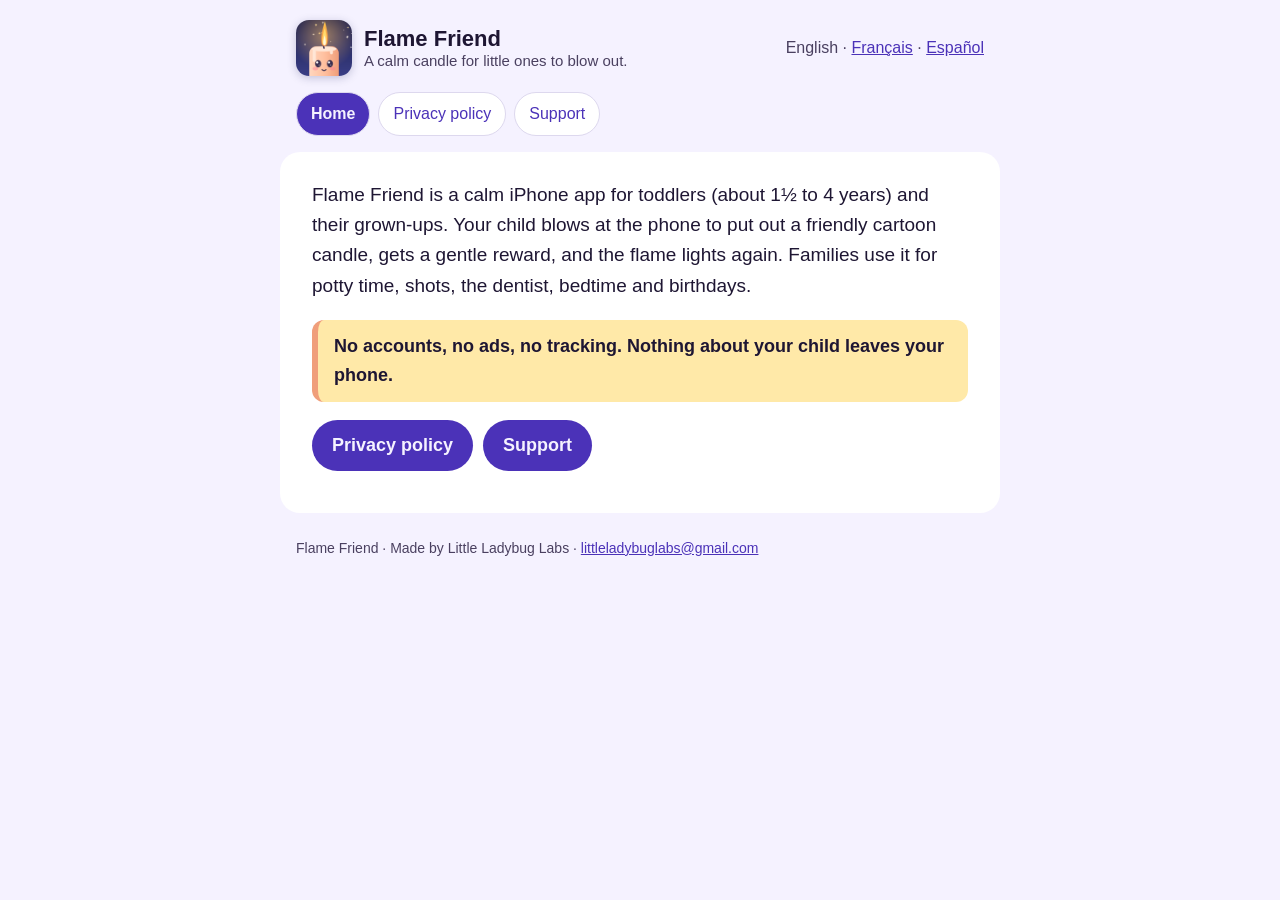
<file: index.html>
<!doctype html>
<html lang="en">
<head>
<meta charset="utf-8">
<meta name="viewport" content="width=device-width, initial-scale=1">
<meta name="referrer" content="no-referrer">
<meta name="robots" content="index, follow">
<title>Flame Friend</title>
<link rel="icon" href="icon.png">
<link rel="stylesheet" href="style.css">
<link rel="alternate" hreflang="en" href="">
<link rel="alternate" hreflang="fr" href="fr/">
<link rel="alternate" hreflang="es" href="es/">
</head>
<body>
<header>
<a class="brand" href=""><img src="icon.png" alt="" width="56" height="56"><span><strong>Flame Friend</strong><small>A calm candle for little ones to blow out.</small></span></a>
<nav aria-label="Languages" class="langs"><span aria-current="page">English</span> · <a href="fr/" hreflang="fr" lang="fr">Français</a> · <a href="es/" hreflang="es" lang="es">Español</a></nav>
</header>
<nav class="tabs"><span aria-current="page">Home</span><a href="privacy/">Privacy policy</a><a href="support/">Support</a></nav>
<main>
<p class="lead">Flame Friend is a calm iPhone app for toddlers (about 1½ to 4 years) and their grown-ups. Your child blows at the phone to put out a friendly cartoon candle, gets a gentle reward, and the flame lights again. Families use it for potty time, shots, the dentist, bedtime and birthdays.</p>
<p class="summary">No accounts, no ads, no tracking. Nothing about your child leaves your phone.</p>
<p class="buttons"><a class="button" href="privacy/">Privacy policy</a> <a class="button" href="support/">Support</a></p>
</main>
<footer><p>Flame Friend · Made by Little Ladybug Labs · <a href="mailto:littleladybuglabs@gmail.com">littleladybuglabs@gmail.com</a></p></footer>
</body>
</html>
</file>
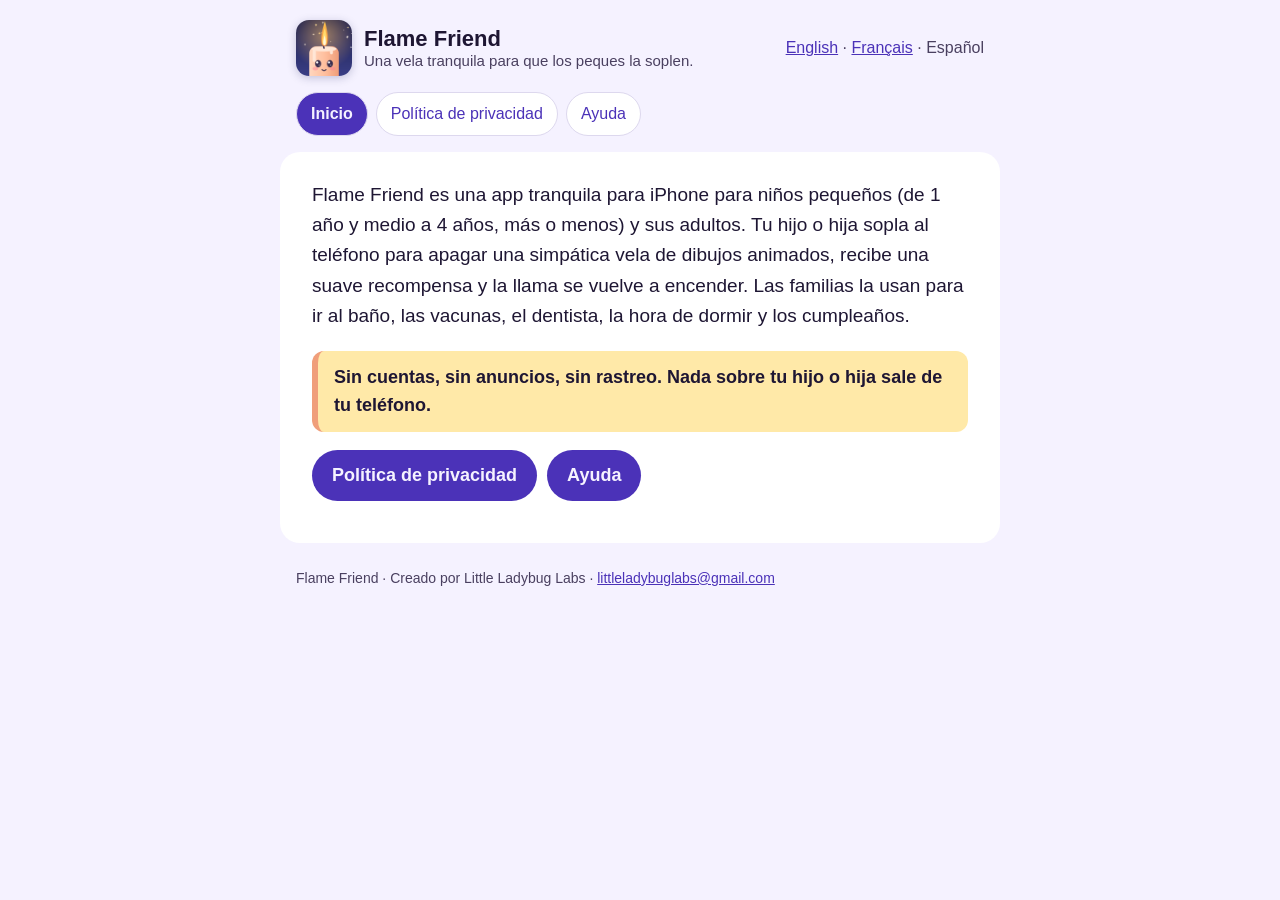
<file: es/index.html>
<!doctype html>
<html lang="es">
<head>
<meta charset="utf-8">
<meta name="viewport" content="width=device-width, initial-scale=1">
<meta name="referrer" content="no-referrer">
<meta name="robots" content="index, follow">
<title>Flame Friend</title>
<link rel="icon" href="../icon.png">
<link rel="stylesheet" href="../style.css">
<link rel="alternate" hreflang="en" href="../">
<link rel="alternate" hreflang="fr" href="../fr/">
<link rel="alternate" hreflang="es" href="../es/">
</head>
<body>
<header>
<a class="brand" href="../es/"><img src="../icon.png" alt="" width="56" height="56"><span><strong>Flame Friend</strong><small>Una vela tranquila para que los peques la soplen.</small></span></a>
<nav aria-label="Languages" class="langs"><a href="../" hreflang="en" lang="en">English</a> · <a href="../fr/" hreflang="fr" lang="fr">Français</a> · <span aria-current="page">Español</span></nav>
</header>
<nav class="tabs"><span aria-current="page">Inicio</span><a href="../es/privacy/">Política de privacidad</a><a href="../es/support/">Ayuda</a></nav>
<main>
<p class="lead">Flame Friend es una app tranquila para iPhone para niños pequeños (de 1 año y medio a 4 años, más o menos) y sus adultos. Tu hijo o hija sopla al teléfono para apagar una simpática vela de dibujos animados, recibe una suave recompensa y la llama se vuelve a encender. Las familias la usan para ir al baño, las vacunas, el dentista, la hora de dormir y los cumpleaños.</p>
<p class="summary">Sin cuentas, sin anuncios, sin rastreo. Nada sobre tu hijo o hija sale de tu teléfono.</p>
<p class="buttons"><a class="button" href="../es/privacy/">Política de privacidad</a> <a class="button" href="../es/support/">Ayuda</a></p>
</main>
<footer><p>Flame Friend · Creado por <span lang="en">Little Ladybug Labs</span> · <a href="mailto:littleladybuglabs@gmail.com">littleladybuglabs@gmail.com</a></p></footer>
</body>
</html>
</file>
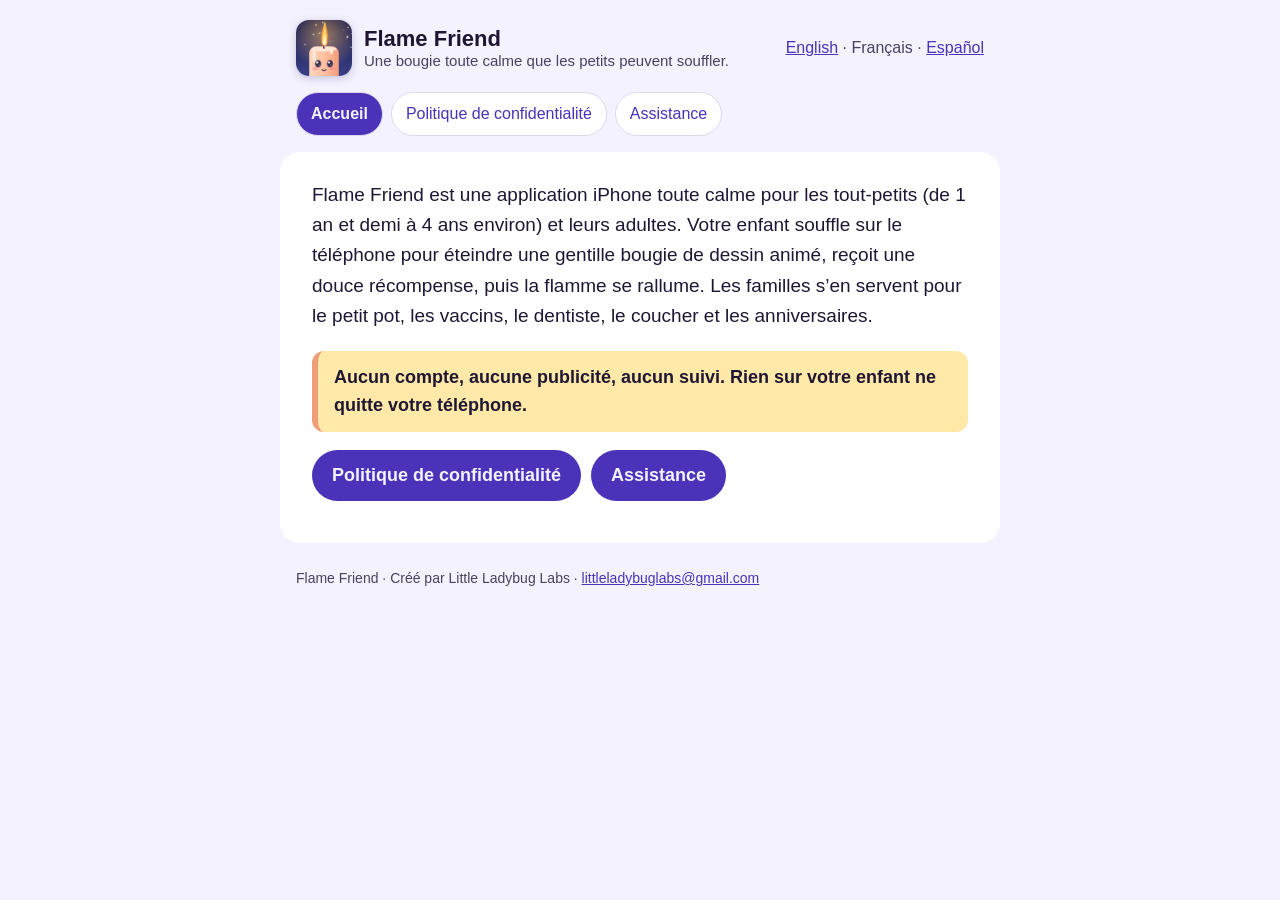
<file: fr/index.html>
<!doctype html>
<html lang="fr">
<head>
<meta charset="utf-8">
<meta name="viewport" content="width=device-width, initial-scale=1">
<meta name="referrer" content="no-referrer">
<meta name="robots" content="index, follow">
<title>Flame Friend</title>
<link rel="icon" href="../icon.png">
<link rel="stylesheet" href="../style.css">
<link rel="alternate" hreflang="en" href="../">
<link rel="alternate" hreflang="fr" href="../fr/">
<link rel="alternate" hreflang="es" href="../es/">
</head>
<body>
<header>
<a class="brand" href="../fr/"><img src="../icon.png" alt="" width="56" height="56"><span><strong>Flame Friend</strong><small>Une bougie toute calme que les petits peuvent souffler.</small></span></a>
<nav aria-label="Languages" class="langs"><a href="../" hreflang="en" lang="en">English</a> · <span aria-current="page">Français</span> · <a href="../es/" hreflang="es" lang="es">Español</a></nav>
</header>
<nav class="tabs"><span aria-current="page">Accueil</span><a href="../fr/privacy/">Politique de confidentialité</a><a href="../fr/support/">Assistance</a></nav>
<main>
<p class="lead">Flame Friend est une application iPhone toute calme pour les tout-petits (de 1 an et demi à 4 ans environ) et leurs adultes. Votre enfant souffle sur le téléphone pour éteindre une gentille bougie de dessin animé, reçoit une douce récompense, puis la flamme se rallume. Les familles s’en servent pour le petit pot, les vaccins, le dentiste, le coucher et les anniversaires.</p>
<p class="summary">Aucun compte, aucune publicité, aucun suivi. Rien sur votre enfant ne quitte votre téléphone.</p>
<p class="buttons"><a class="button" href="../fr/privacy/">Politique de confidentialité</a> <a class="button" href="../fr/support/">Assistance</a></p>
</main>
<footer><p>Flame Friend · Créé par <span lang="en">Little Ladybug Labs</span> · <a href="mailto:littleladybuglabs@gmail.com">littleladybuglabs@gmail.com</a></p></footer>
</body>
</html>
</file>
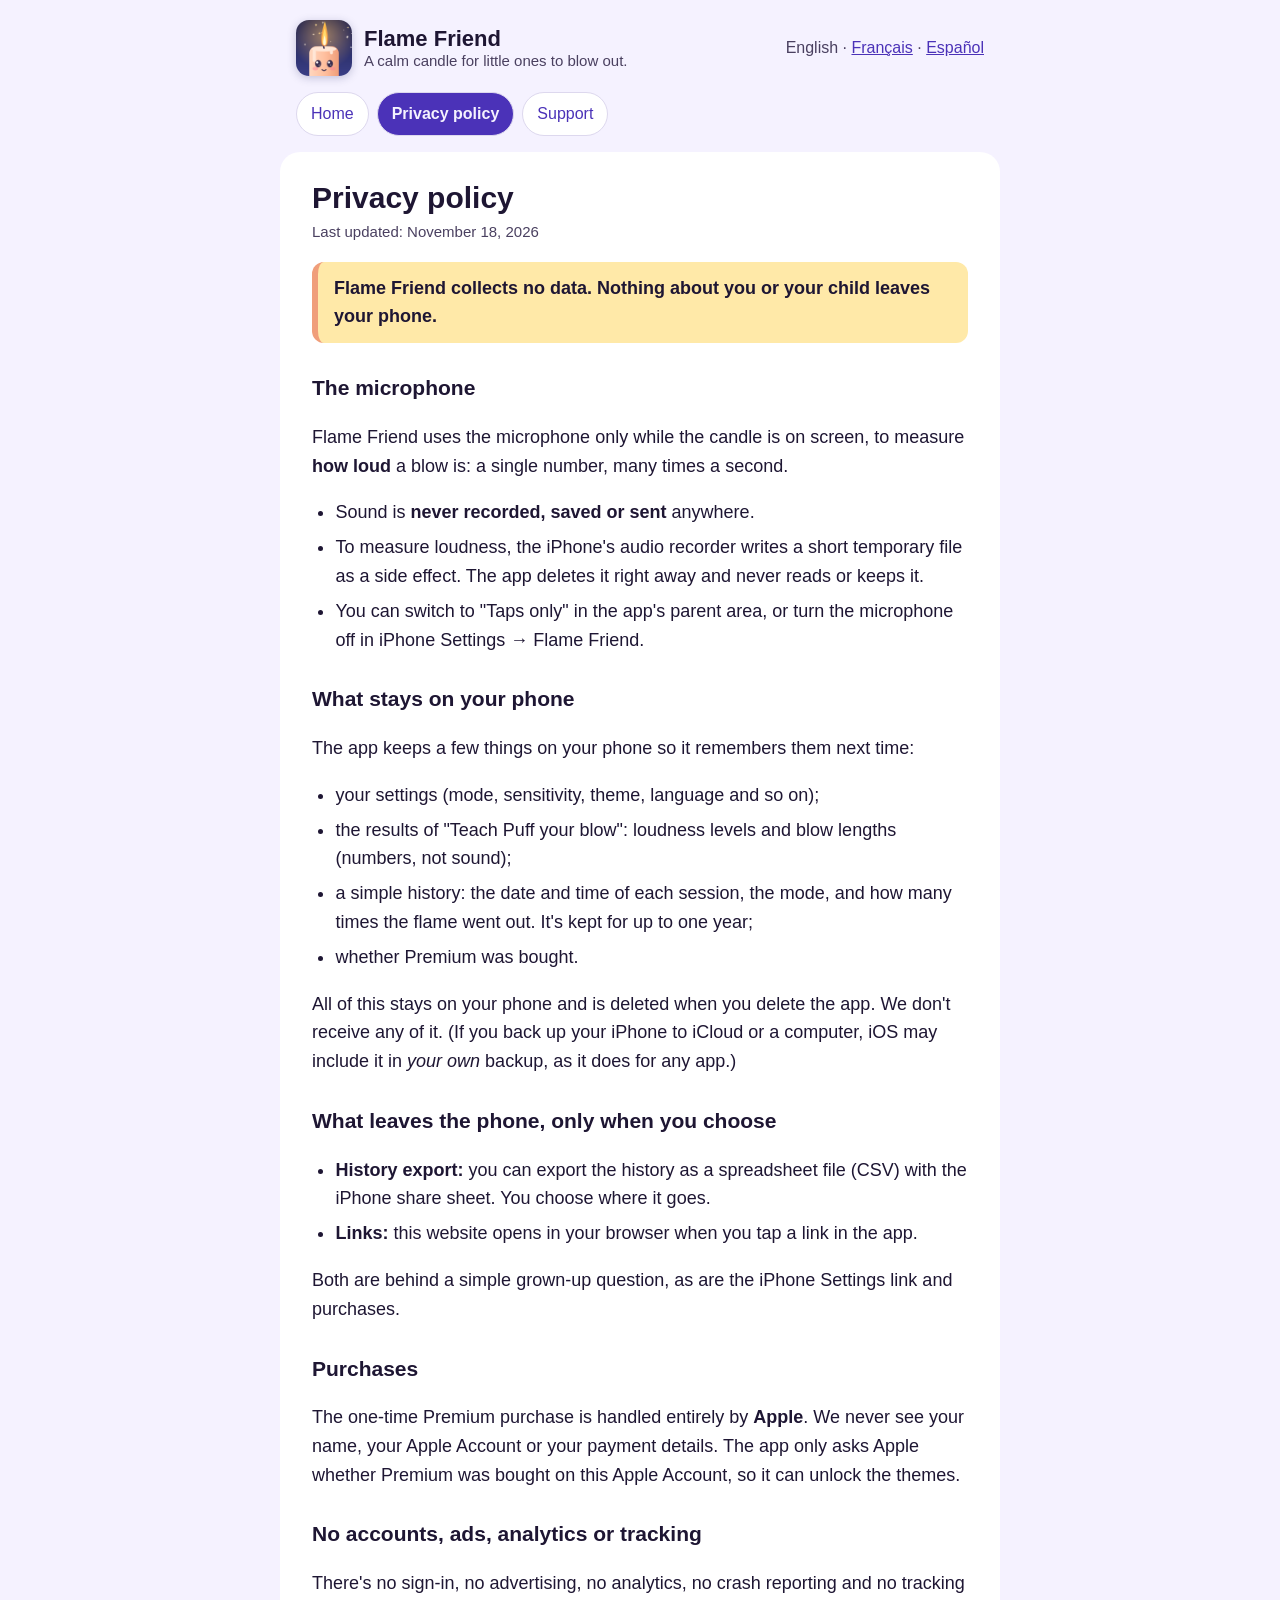
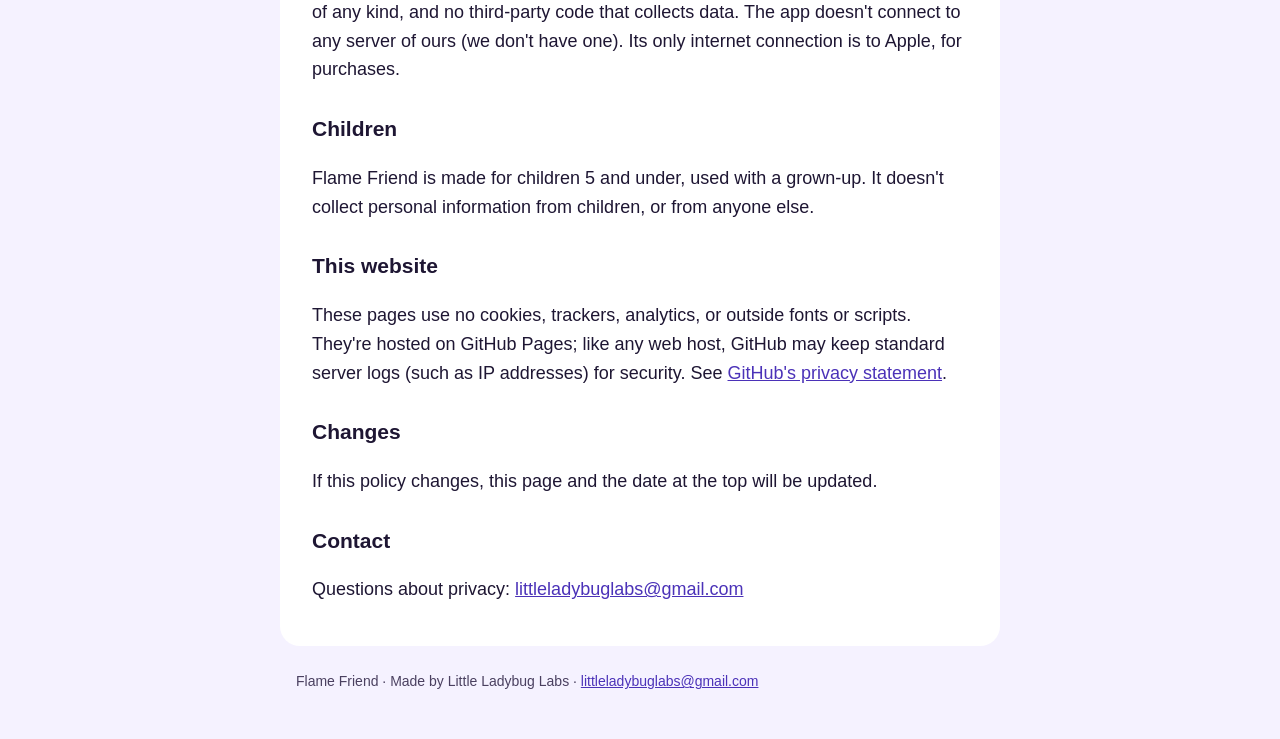
<file: privacy/index.html>
<!doctype html>
<html lang="en">
<head>
<meta charset="utf-8">
<meta name="viewport" content="width=device-width, initial-scale=1">
<meta name="referrer" content="no-referrer">
<meta name="robots" content="index, follow">
<title>Privacy policy · Flame Friend</title>
<link rel="icon" href="../icon.png">
<link rel="stylesheet" href="../style.css">
<link rel="alternate" hreflang="en" href="../privacy/">
<link rel="alternate" hreflang="fr" href="../fr/privacy/">
<link rel="alternate" hreflang="es" href="../es/privacy/">
</head>
<body>
<header>
<a class="brand" href="../"><img src="../icon.png" alt="" width="56" height="56"><span><strong>Flame Friend</strong><small>A calm candle for little ones to blow out.</small></span></a>
<nav aria-label="Languages" class="langs"><span aria-current="page">English</span> · <a href="../fr/privacy/" hreflang="fr" lang="fr">Français</a> · <a href="../es/privacy/" hreflang="es" lang="es">Español</a></nav>
</header>
<nav class="tabs"><a href="../">Home</a><span aria-current="page">Privacy policy</span><a href="../support/">Support</a></nav>
<main>
<h1>Privacy policy</h1>
<p class="updated">Last updated: November 18, 2026</p>
<p class="summary">Flame Friend collects no data. Nothing about you or your child leaves your phone.</p>
<section>
<h2>The microphone</h2>
<p>Flame Friend uses the microphone only while the candle is on screen, to measure <strong>how loud</strong> a blow is: a single number, many times a second.</p>
<ul>
<li>Sound is <strong>never recorded, saved or sent</strong> anywhere.</li>
<li>To measure loudness, the iPhone's audio recorder writes a short temporary file as a side effect. The app deletes it right away and never reads or keeps it.</li>
<li>You can switch to "Taps only" in the app's parent area, or turn the microphone off in iPhone Settings → Flame Friend.</li>
</ul>
</section>
<section>
<h2>What stays on your phone</h2>
<p>The app keeps a few things on your phone so it remembers them next time:</p>
<ul>
<li>your settings (mode, sensitivity, theme, language and so on);</li>
<li>the results of "Teach Puff your blow": loudness levels and blow lengths (numbers, not sound);</li>
<li>a simple history: the date and time of each session, the mode, and how many times the flame went out. It's kept for up to one year;</li>
<li>whether Premium was bought.</li>
</ul>
<p>All of this stays on your phone and is deleted when you delete the app. We don't receive any of it. (If you back up your iPhone to iCloud or a computer, iOS may include it in <em>your own</em> backup, as it does for any app.)</p>
</section>
<section>
<h2>What leaves the phone, only when you choose</h2>
<ul>
<li><strong>History export:</strong> you can export the history as a spreadsheet file (CSV) with the iPhone share sheet. You choose where it goes.</li>
<li><strong>Links:</strong> this website opens in your browser when you tap a link in the app.</li>
</ul>
<p>Both are behind a simple grown-up question, as are the iPhone Settings link and purchases.</p>
</section>
<section>
<h2>Purchases</h2>
<p>The one-time Premium purchase is handled entirely by <strong>Apple</strong>. We never see your name, your Apple Account or your payment details. The app only asks Apple whether Premium was bought on this Apple Account, so it can unlock the themes.</p>
</section>
<section>
<h2>No accounts, ads, analytics or tracking</h2>
<p>There's no sign-in, no advertising, no analytics, no crash reporting and no tracking of any kind, and no third-party code that collects data. The app doesn't connect to any server of ours (we don't have one). Its only internet connection is to Apple, for purchases.</p>
</section>
<section>
<h2>Children</h2>
<p>Flame Friend is made for children 5 and under, used with a grown-up. It doesn't collect personal information from children, or from anyone else.</p>
</section>
<section>
<h2>This website</h2>
<p>These pages use no cookies, trackers, analytics, or outside fonts or scripts. They're hosted on GitHub Pages; like any web host, GitHub may keep standard server logs (such as IP addresses) for security. See <a href="https://docs.github.com/en/site-policy/privacy-policies/github-general-privacy-statement">GitHub's privacy statement</a>.</p>
</section>
<section>
<h2>Changes</h2>
<p>If this policy changes, this page and the date at the top will be updated.</p>
</section>
<section>
<h2>Contact</h2>
<p>Questions about privacy: <a href="mailto:littleladybuglabs@gmail.com">littleladybuglabs@gmail.com</a></p>
</section>
</main>
<footer><p>Flame Friend · Made by Little Ladybug Labs · <a href="mailto:littleladybuglabs@gmail.com">littleladybuglabs@gmail.com</a></p></footer>
</body>
</html>
</file>
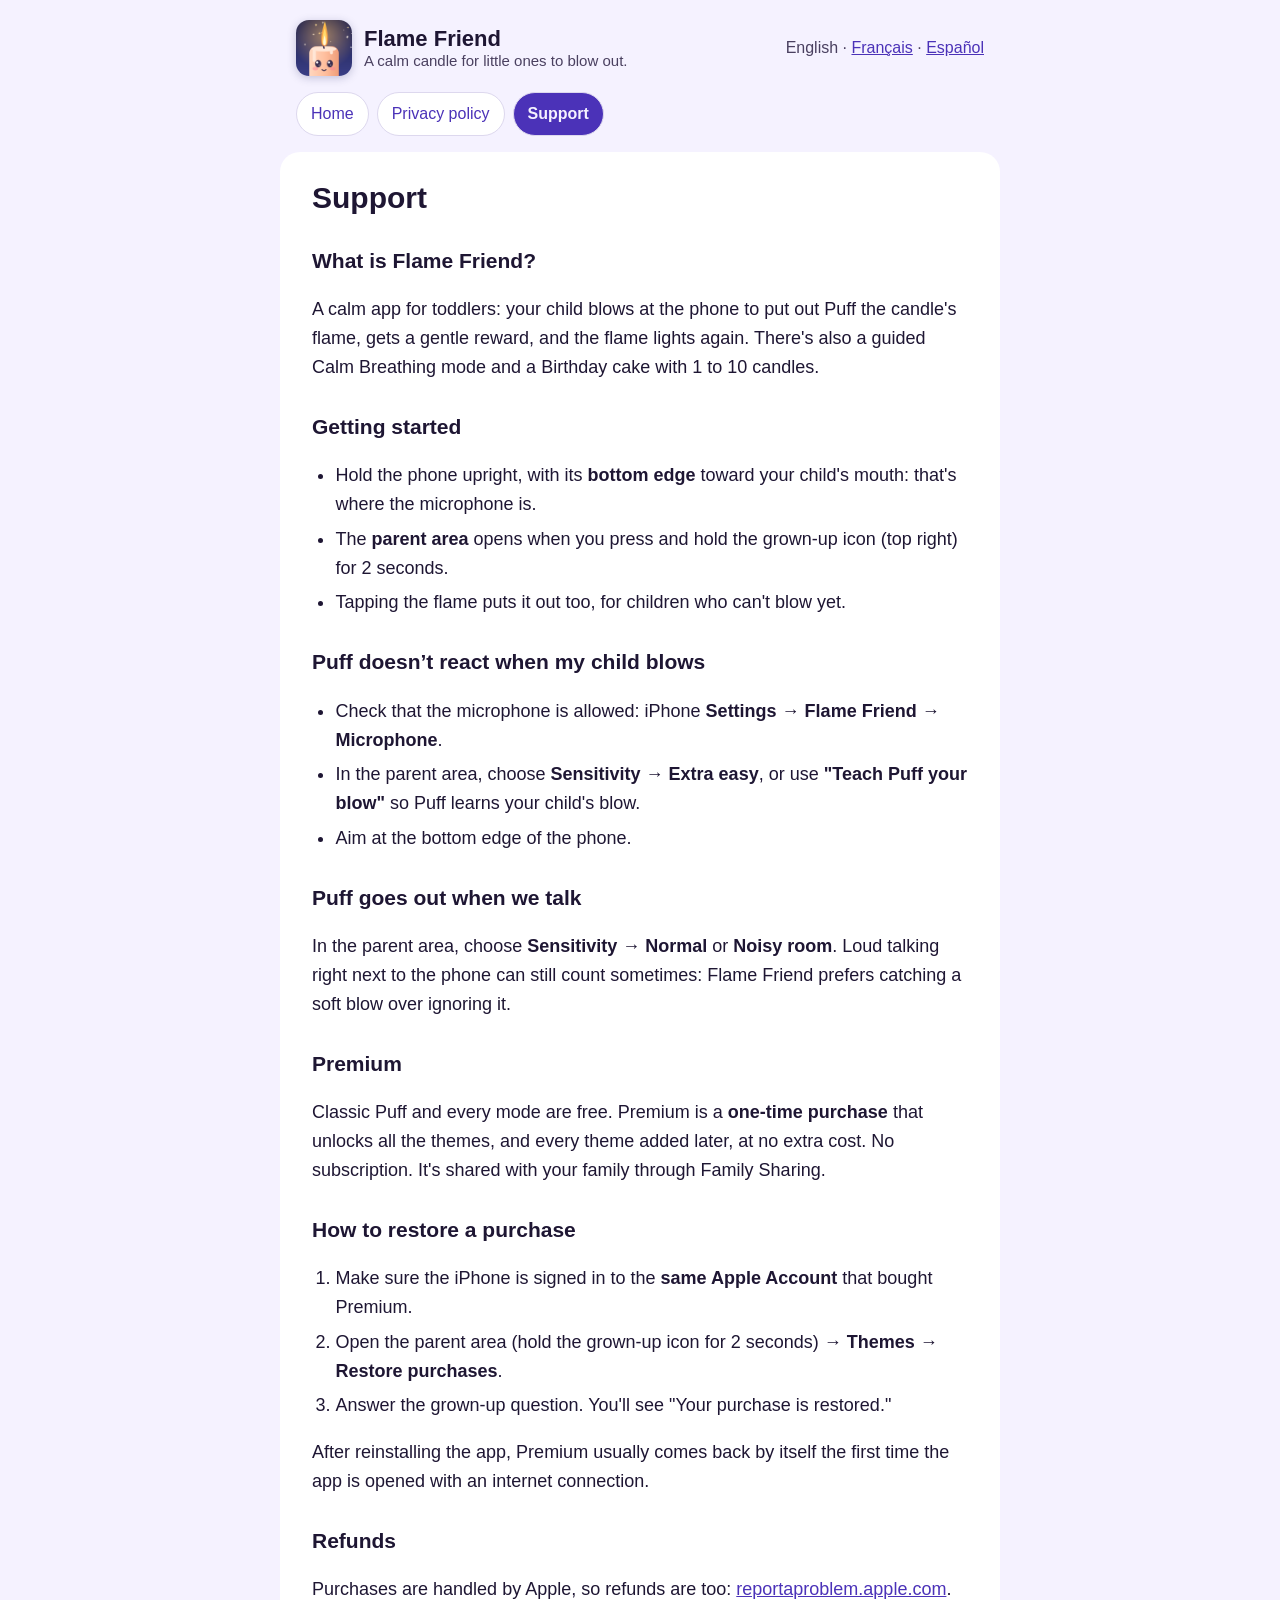
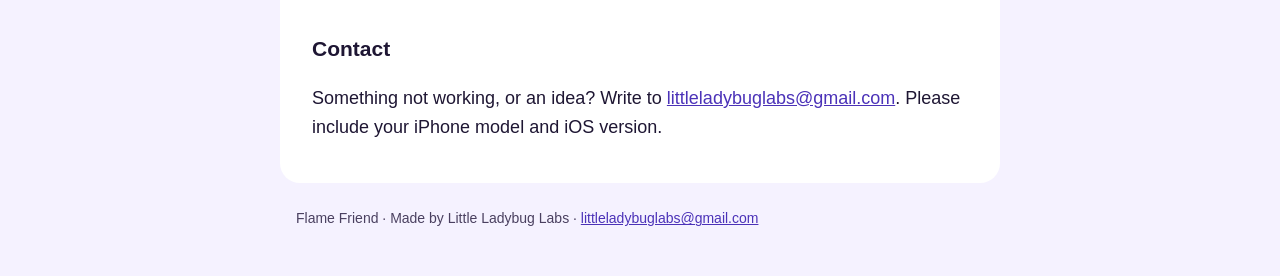
<file: support/index.html>
<!doctype html>
<html lang="en">
<head>
<meta charset="utf-8">
<meta name="viewport" content="width=device-width, initial-scale=1">
<meta name="referrer" content="no-referrer">
<meta name="robots" content="index, follow">
<title>Support · Flame Friend</title>
<link rel="icon" href="../icon.png">
<link rel="stylesheet" href="../style.css">
<link rel="alternate" hreflang="en" href="../support/">
<link rel="alternate" hreflang="fr" href="../fr/support/">
<link rel="alternate" hreflang="es" href="../es/support/">
</head>
<body>
<header>
<a class="brand" href="../"><img src="../icon.png" alt="" width="56" height="56"><span><strong>Flame Friend</strong><small>A calm candle for little ones to blow out.</small></span></a>
<nav aria-label="Languages" class="langs"><span aria-current="page">English</span> · <a href="../fr/support/" hreflang="fr" lang="fr">Français</a> · <a href="../es/support/" hreflang="es" lang="es">Español</a></nav>
</header>
<nav class="tabs"><a href="../">Home</a><a href="../privacy/">Privacy policy</a><span aria-current="page">Support</span></nav>
<main>
<h1>Support</h1>

<section>
<h2>What is Flame Friend?</h2>
<p>A calm app for toddlers: your child blows at the phone to put out Puff the candle's flame, gets a gentle reward, and the flame lights again. There's also a guided Calm Breathing mode and a Birthday cake with 1 to 10 candles.</p>
</section>
<section>
<h2>Getting started</h2>
<ul>
<li>Hold the phone upright, with its <strong>bottom edge</strong> toward your child's mouth: that's where the microphone is.</li>
<li>The <strong>parent area</strong> opens when you press and hold the grown-up icon (top right) for 2 seconds.</li>
<li>Tapping the flame puts it out too, for children who can't blow yet.</li>
</ul>
</section>
<section>
<h2>Puff doesn’t react when my child blows</h2>
<ul>
<li>Check that the microphone is allowed: iPhone <strong>Settings → Flame Friend → Microphone</strong>.</li>
<li>In the parent area, choose <strong>Sensitivity → Extra easy</strong>, or use <strong>"Teach Puff your blow"</strong> so Puff learns your child's blow.</li>
<li>Aim at the bottom edge of the phone.</li>
</ul>
</section>
<section>
<h2>Puff goes out when we talk</h2>
<p>In the parent area, choose <strong>Sensitivity → Normal</strong> or <strong>Noisy room</strong>. Loud talking right next to the phone can still count sometimes: Flame Friend prefers catching a soft blow over ignoring it.</p>
</section>
<section>
<h2>Premium</h2>
<p>Classic Puff and every mode are free. Premium is a <strong>one-time purchase</strong> that unlocks all the themes, and every theme added later, at no extra cost. No subscription. It's shared with your family through Family Sharing.</p>
</section>
<section>
<h2>How to restore a purchase</h2>
<ol>
<li>Make sure the iPhone is signed in to the <strong>same Apple Account</strong> that bought Premium.</li>
<li>Open the parent area (hold the grown-up icon for 2 seconds) → <strong>Themes</strong> → <strong>Restore purchases</strong>.</li>
<li>Answer the grown-up question. You'll see "Your purchase is restored."</li>
</ol>
<p>After reinstalling the app, Premium usually comes back by itself the first time the app is opened with an internet connection.</p>
</section>
<section>
<h2>Refunds</h2>
<p>Purchases are handled by Apple, so refunds are too: <a href="https://reportaproblem.apple.com">reportaproblem.apple.com</a>.</p>
</section>
<section>
<h2>Contact</h2>
<p>Something not working, or an idea? Write to <a href="mailto:littleladybuglabs@gmail.com">littleladybuglabs@gmail.com</a>. Please include your iPhone model and iOS version.</p>
</section>
</main>
<footer><p>Flame Friend · Made by Little Ladybug Labs · <a href="mailto:littleladybuglabs@gmail.com">littleladybuglabs@gmail.com</a></p></footer>
</body>
</html>
</file>
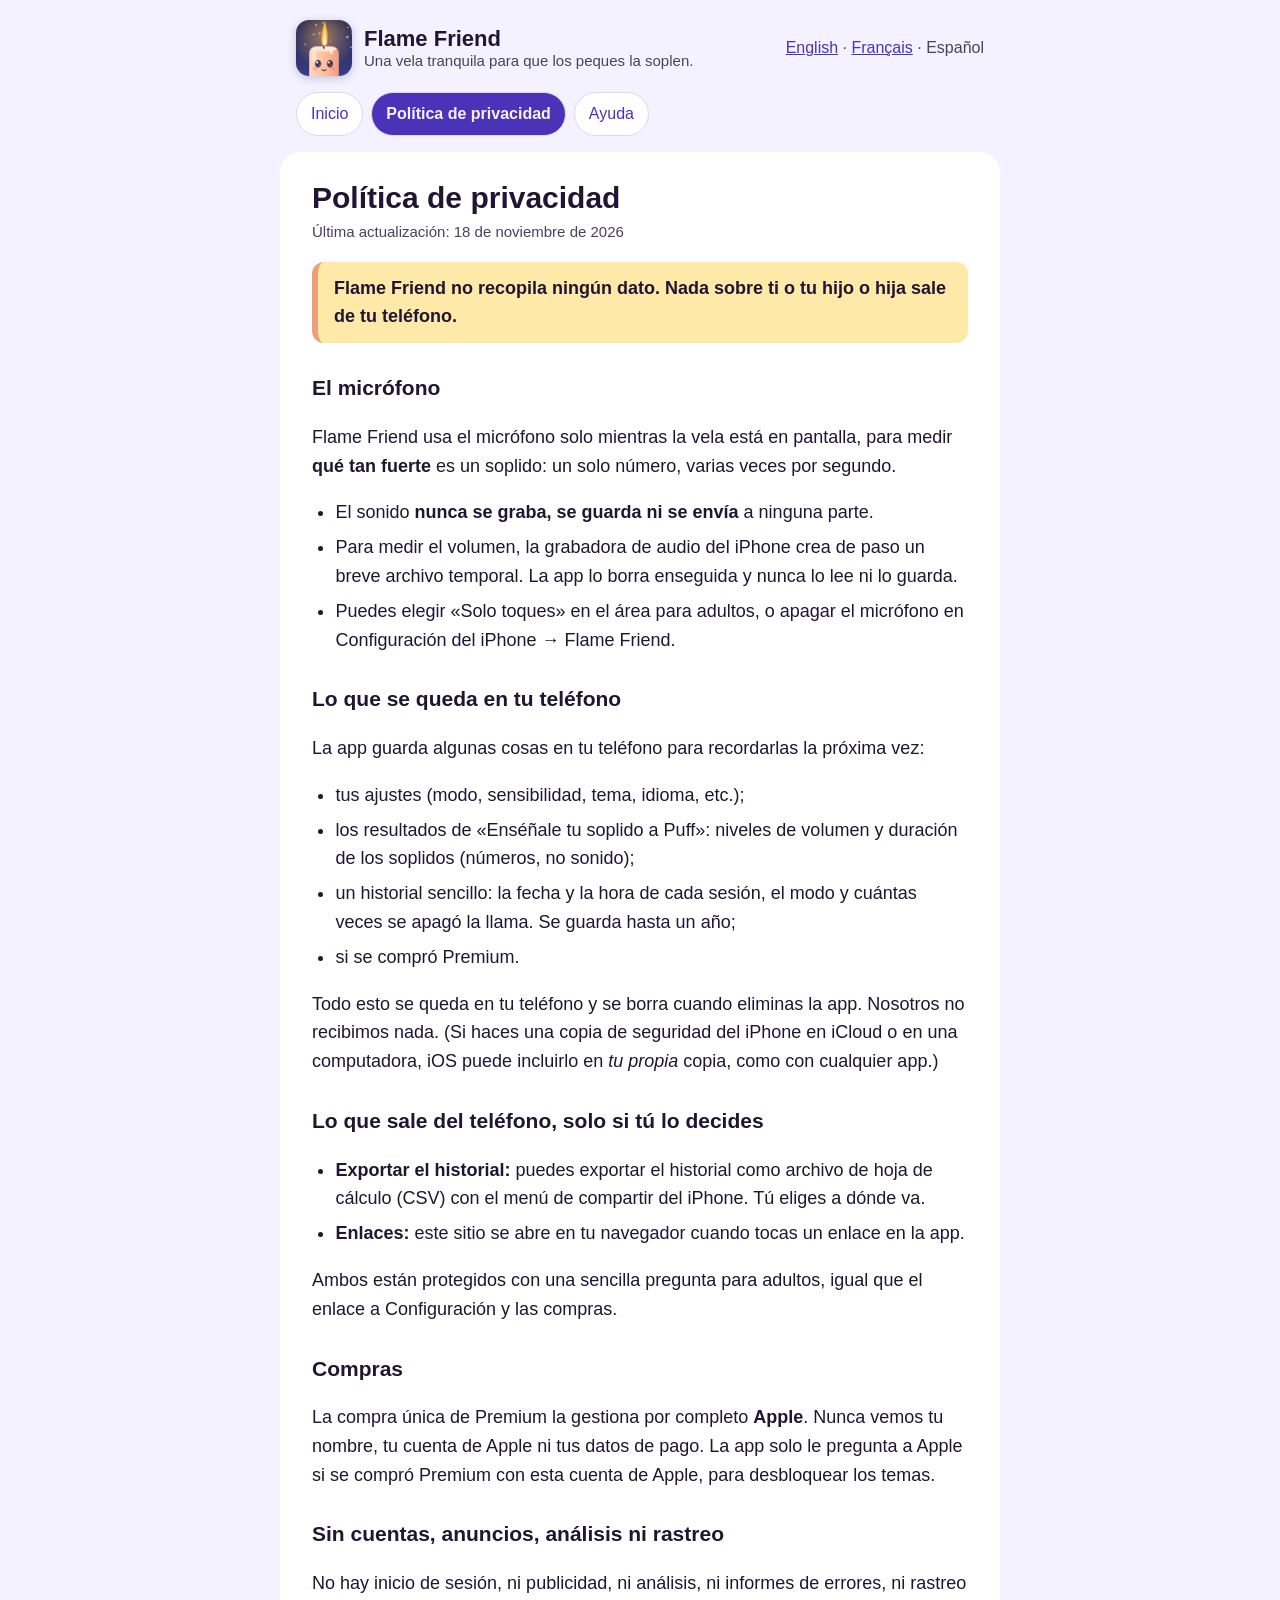
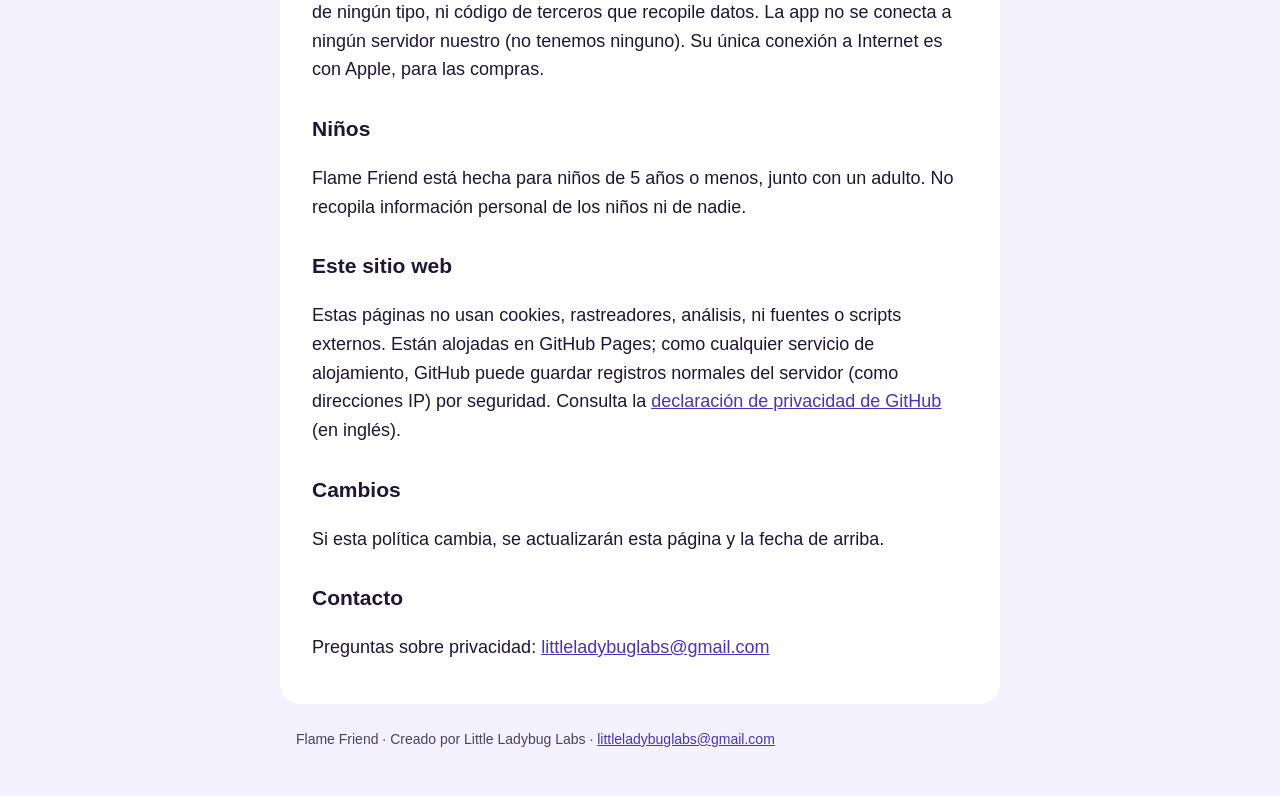
<file: es/privacy/index.html>
<!doctype html>
<html lang="es">
<head>
<meta charset="utf-8">
<meta name="viewport" content="width=device-width, initial-scale=1">
<meta name="referrer" content="no-referrer">
<meta name="robots" content="index, follow">
<title>Política de privacidad · Flame Friend</title>
<link rel="icon" href="../../icon.png">
<link rel="stylesheet" href="../../style.css">
<link rel="alternate" hreflang="en" href="../../privacy/">
<link rel="alternate" hreflang="fr" href="../../fr/privacy/">
<link rel="alternate" hreflang="es" href="../../es/privacy/">
</head>
<body>
<header>
<a class="brand" href="../../es/"><img src="../../icon.png" alt="" width="56" height="56"><span><strong>Flame Friend</strong><small>Una vela tranquila para que los peques la soplen.</small></span></a>
<nav aria-label="Languages" class="langs"><a href="../../privacy/" hreflang="en" lang="en">English</a> · <a href="../../fr/privacy/" hreflang="fr" lang="fr">Français</a> · <span aria-current="page">Español</span></nav>
</header>
<nav class="tabs"><a href="../../es/">Inicio</a><span aria-current="page">Política de privacidad</span><a href="../../es/support/">Ayuda</a></nav>
<main>
<h1>Política de privacidad</h1>
<p class="updated">Última actualización: 18 de noviembre de 2026</p>
<p class="summary">Flame Friend no recopila ningún dato. Nada sobre ti o tu hijo o hija sale de tu teléfono.</p>
<section>
<h2>El micrófono</h2>
<p>Flame Friend usa el micrófono solo mientras la vela está en pantalla, para medir <strong>qué tan fuerte</strong> es un soplido: un solo número, varias veces por segundo.</p>
<ul>
<li>El sonido <strong>nunca se graba, se guarda ni se envía</strong> a ninguna parte.</li>
<li>Para medir el volumen, la grabadora de audio del iPhone crea de paso un breve archivo temporal. La app lo borra enseguida y nunca lo lee ni lo guarda.</li>
<li>Puedes elegir «Solo toques» en el área para adultos, o apagar el micrófono en Configuración del iPhone → Flame Friend.</li>
</ul>
</section>
<section>
<h2>Lo que se queda en tu teléfono</h2>
<p>La app guarda algunas cosas en tu teléfono para recordarlas la próxima vez:</p>
<ul>
<li>tus ajustes (modo, sensibilidad, tema, idioma, etc.);</li>
<li>los resultados de «Enséñale tu soplido a Puff»: niveles de volumen y duración de los soplidos (números, no sonido);</li>
<li>un historial sencillo: la fecha y la hora de cada sesión, el modo y cuántas veces se apagó la llama. Se guarda hasta un año;</li>
<li>si se compró Premium.</li>
</ul>
<p>Todo esto se queda en tu teléfono y se borra cuando eliminas la app. Nosotros no recibimos nada. (Si haces una copia de seguridad del iPhone en iCloud o en una computadora, iOS puede incluirlo en <em>tu propia</em> copia, como con cualquier app.)</p>
</section>
<section>
<h2>Lo que sale del teléfono, solo si tú lo decides</h2>
<ul>
<li><strong>Exportar el historial:</strong> puedes exportar el historial como archivo de hoja de cálculo (CSV) con el menú de compartir del iPhone. Tú eliges a dónde va.</li>
<li><strong>Enlaces:</strong> este sitio se abre en tu navegador cuando tocas un enlace en la app.</li>
</ul>
<p>Ambos están protegidos con una sencilla pregunta para adultos, igual que el enlace a Configuración y las compras.</p>
</section>
<section>
<h2>Compras</h2>
<p>La compra única de Premium la gestiona por completo <strong>Apple</strong>. Nunca vemos tu nombre, tu cuenta de Apple ni tus datos de pago. La app solo le pregunta a Apple si se compró Premium con esta cuenta de Apple, para desbloquear los temas.</p>
</section>
<section>
<h2>Sin cuentas, anuncios, análisis ni rastreo</h2>
<p>No hay inicio de sesión, ni publicidad, ni análisis, ni informes de errores, ni rastreo de ningún tipo, ni código de terceros que recopile datos. La app no se conecta a ningún servidor nuestro (no tenemos ninguno). Su única conexión a Internet es con Apple, para las compras.</p>
</section>
<section>
<h2>Niños</h2>
<p>Flame Friend está hecha para niños de 5 años o menos, junto con un adulto. No recopila información personal de los niños ni de nadie.</p>
</section>
<section>
<h2>Este sitio web</h2>
<p>Estas páginas no usan cookies, rastreadores, análisis, ni fuentes o scripts externos. Están alojadas en GitHub Pages; como cualquier servicio de alojamiento, GitHub puede guardar registros normales del servidor (como direcciones IP) por seguridad. Consulta la <a href="https://docs.github.com/en/site-policy/privacy-policies/github-general-privacy-statement">declaración de privacidad de GitHub</a> (en inglés).</p>
</section>
<section>
<h2>Cambios</h2>
<p>Si esta política cambia, se actualizarán esta página y la fecha de arriba.</p>
</section>
<section>
<h2>Contacto</h2>
<p>Preguntas sobre privacidad: <a href="mailto:littleladybuglabs@gmail.com">littleladybuglabs@gmail.com</a></p>
</section>
</main>
<footer><p>Flame Friend · Creado por <span lang="en">Little Ladybug Labs</span> · <a href="mailto:littleladybuglabs@gmail.com">littleladybuglabs@gmail.com</a></p></footer>
</body>
</html>
</file>
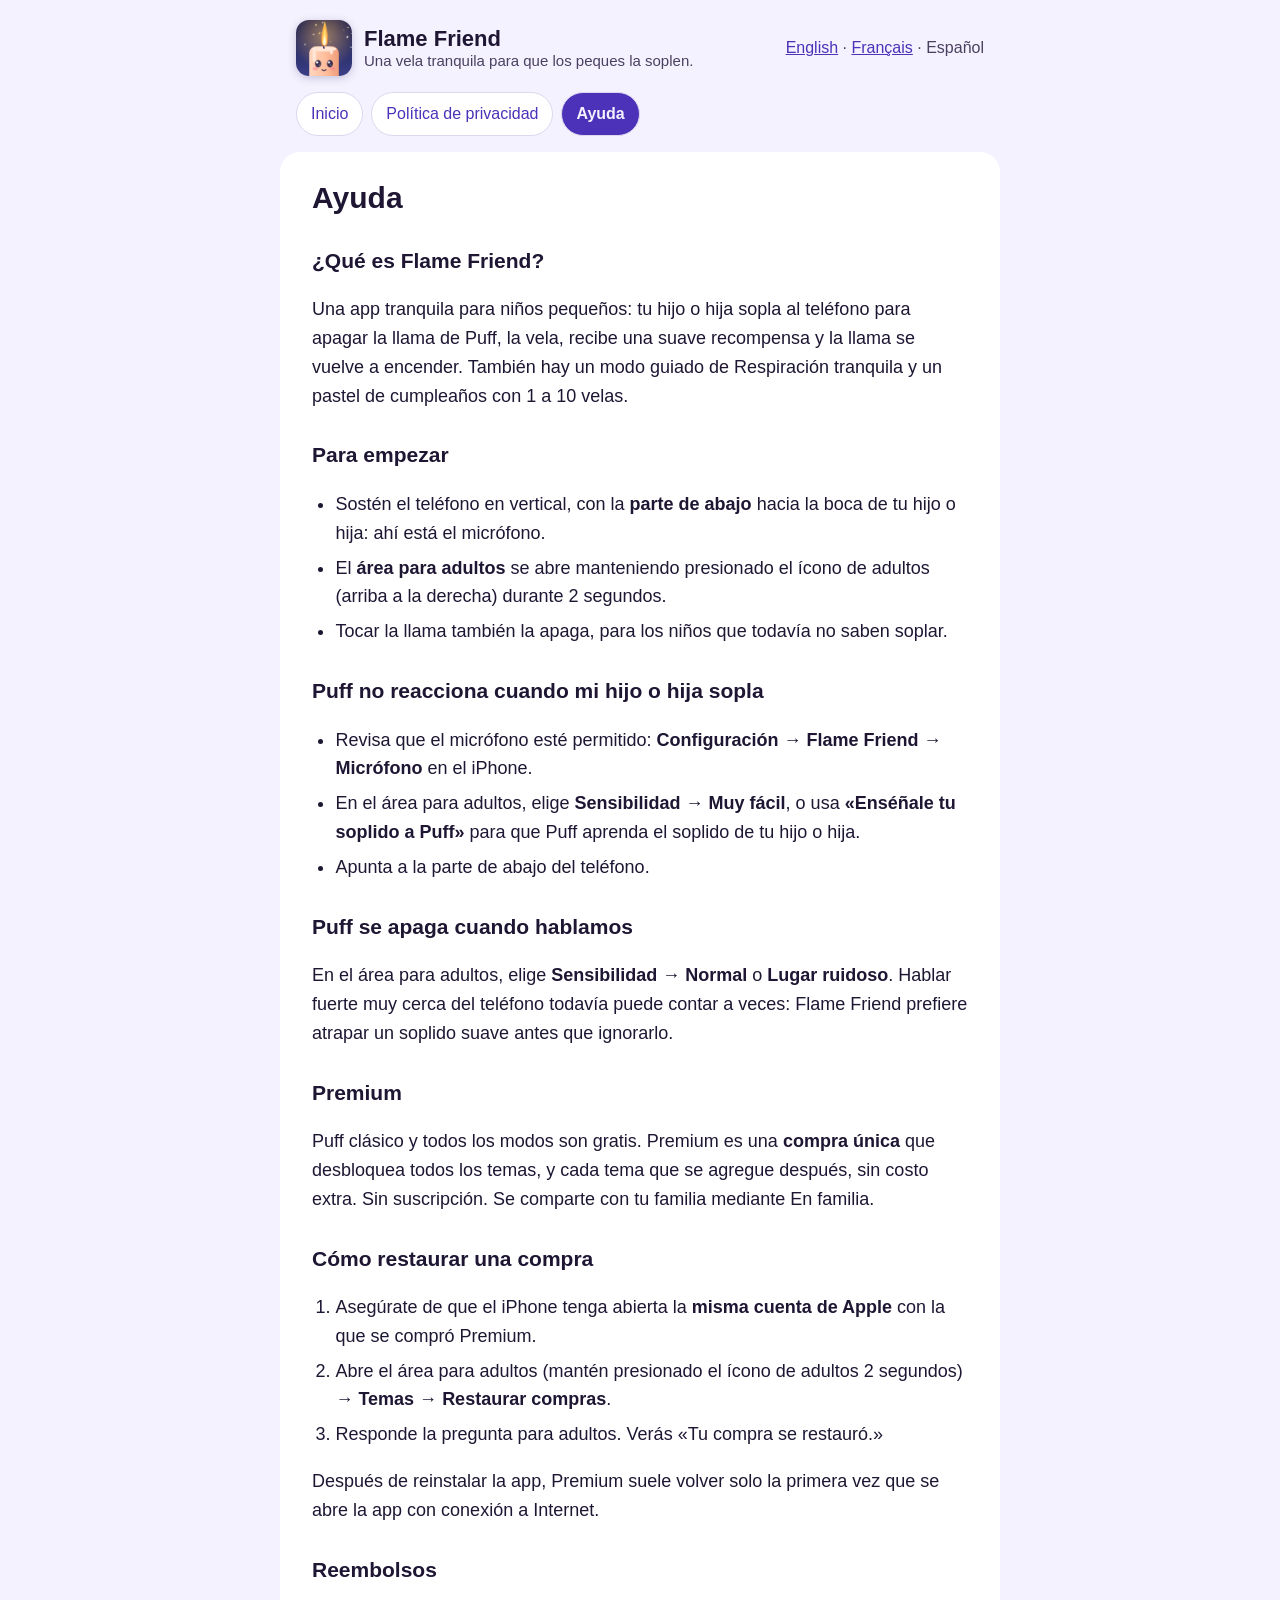
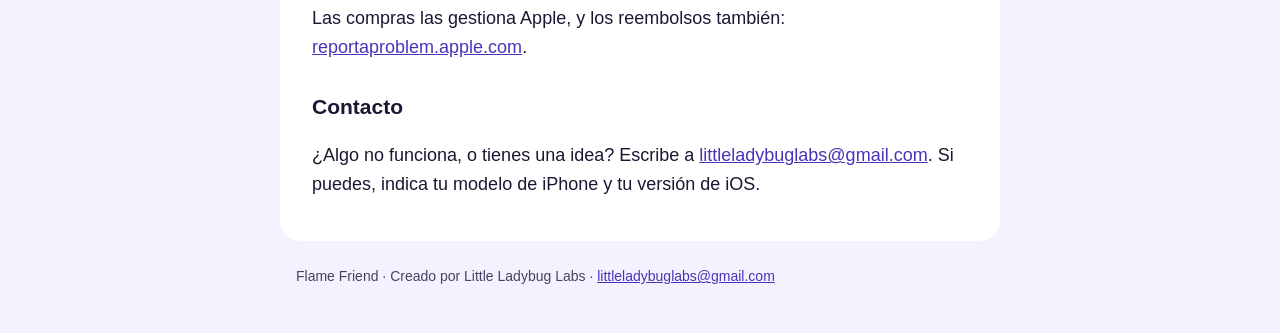
<file: es/support/index.html>
<!doctype html>
<html lang="es">
<head>
<meta charset="utf-8">
<meta name="viewport" content="width=device-width, initial-scale=1">
<meta name="referrer" content="no-referrer">
<meta name="robots" content="index, follow">
<title>Ayuda · Flame Friend</title>
<link rel="icon" href="../../icon.png">
<link rel="stylesheet" href="../../style.css">
<link rel="alternate" hreflang="en" href="../../support/">
<link rel="alternate" hreflang="fr" href="../../fr/support/">
<link rel="alternate" hreflang="es" href="../../es/support/">
</head>
<body>
<header>
<a class="brand" href="../../es/"><img src="../../icon.png" alt="" width="56" height="56"><span><strong>Flame Friend</strong><small>Una vela tranquila para que los peques la soplen.</small></span></a>
<nav aria-label="Languages" class="langs"><a href="../../support/" hreflang="en" lang="en">English</a> · <a href="../../fr/support/" hreflang="fr" lang="fr">Français</a> · <span aria-current="page">Español</span></nav>
</header>
<nav class="tabs"><a href="../../es/">Inicio</a><a href="../../es/privacy/">Política de privacidad</a><span aria-current="page">Ayuda</span></nav>
<main>
<h1>Ayuda</h1>

<section>
<h2>¿Qué es Flame Friend?</h2>
<p>Una app tranquila para niños pequeños: tu hijo o hija sopla al teléfono para apagar la llama de Puff, la vela, recibe una suave recompensa y la llama se vuelve a encender. También hay un modo guiado de Respiración tranquila y un pastel de cumpleaños con 1 a 10 velas.</p>
</section>
<section>
<h2>Para empezar</h2>
<ul>
<li>Sostén el teléfono en vertical, con la <strong>parte de abajo</strong> hacia la boca de tu hijo o hija: ahí está el micrófono.</li>
<li>El <strong>área para adultos</strong> se abre manteniendo presionado el ícono de adultos (arriba a la derecha) durante 2 segundos.</li>
<li>Tocar la llama también la apaga, para los niños que todavía no saben soplar.</li>
</ul>
</section>
<section>
<h2>Puff no reacciona cuando mi hijo o hija sopla</h2>
<ul>
<li>Revisa que el micrófono esté permitido: <strong>Configuración → Flame Friend → Micrófono</strong> en el iPhone.</li>
<li>En el área para adultos, elige <strong>Sensibilidad → Muy fácil</strong>, o usa <strong>«Enséñale tu soplido a Puff»</strong> para que Puff aprenda el soplido de tu hijo o hija.</li>
<li>Apunta a la parte de abajo del teléfono.</li>
</ul>
</section>
<section>
<h2>Puff se apaga cuando hablamos</h2>
<p>En el área para adultos, elige <strong>Sensibilidad → Normal</strong> o <strong>Lugar ruidoso</strong>. Hablar fuerte muy cerca del teléfono todavía puede contar a veces: Flame Friend prefiere atrapar un soplido suave antes que ignorarlo.</p>
</section>
<section>
<h2>Premium</h2>
<p>Puff clásico y todos los modos son gratis. Premium es una <strong>compra única</strong> que desbloquea todos los temas, y cada tema que se agregue después, sin costo extra. Sin suscripción. Se comparte con tu familia mediante En familia.</p>
</section>
<section>
<h2>Cómo restaurar una compra</h2>
<ol>
<li>Asegúrate de que el iPhone tenga abierta la <strong>misma cuenta de Apple</strong> con la que se compró Premium.</li>
<li>Abre el área para adultos (mantén presionado el ícono de adultos 2 segundos) → <strong>Temas</strong> → <strong>Restaurar compras</strong>.</li>
<li>Responde la pregunta para adultos. Verás «Tu compra se restauró.»</li>
</ol>
<p>Después de reinstalar la app, Premium suele volver solo la primera vez que se abre la app con conexión a Internet.</p>
</section>
<section>
<h2>Reembolsos</h2>
<p>Las compras las gestiona Apple, y los reembolsos también: <a href="https://reportaproblem.apple.com">reportaproblem.apple.com</a>.</p>
</section>
<section>
<h2>Contacto</h2>
<p>¿Algo no funciona, o tienes una idea? Escribe a <a href="mailto:littleladybuglabs@gmail.com">littleladybuglabs@gmail.com</a>. Si puedes, indica tu modelo de iPhone y tu versión de iOS.</p>
</section>
</main>
<footer><p>Flame Friend · Creado por <span lang="en">Little Ladybug Labs</span> · <a href="mailto:littleladybuglabs@gmail.com">littleladybuglabs@gmail.com</a></p></footer>
</body>
</html>
</file>
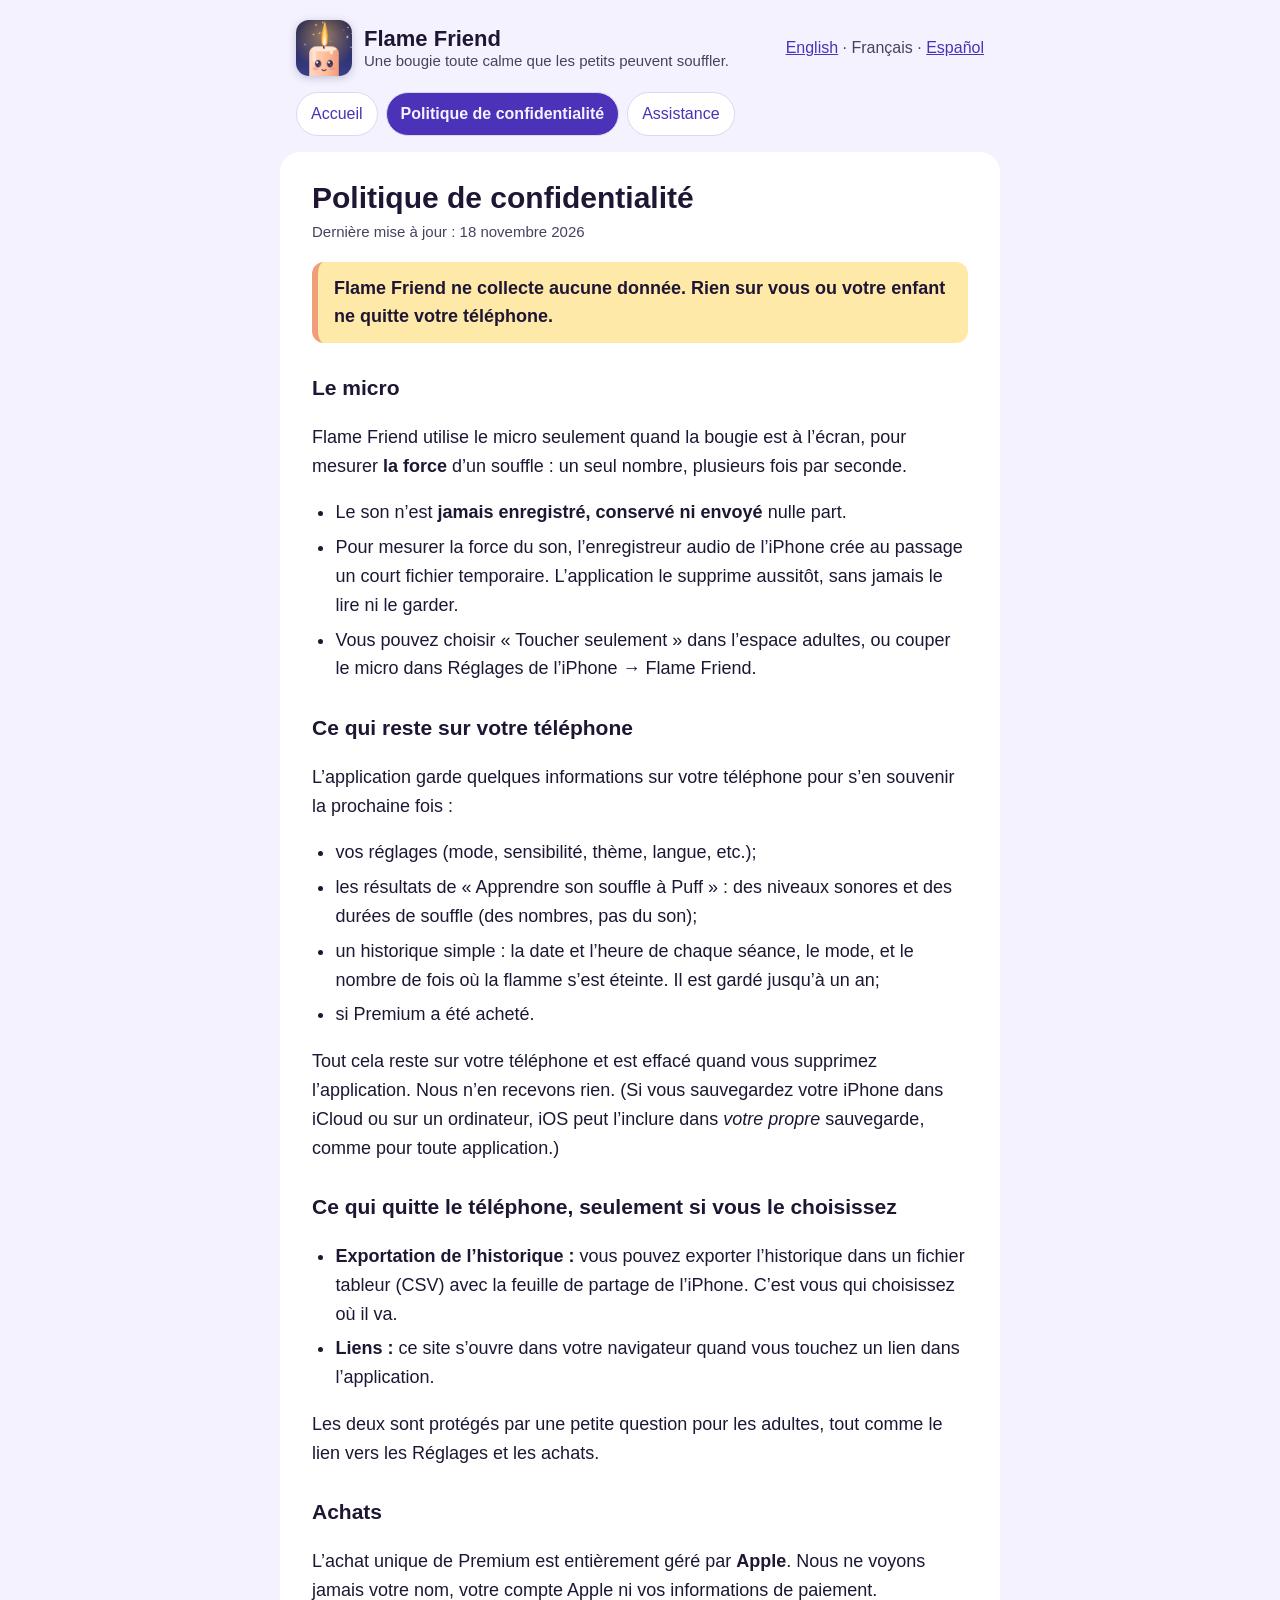
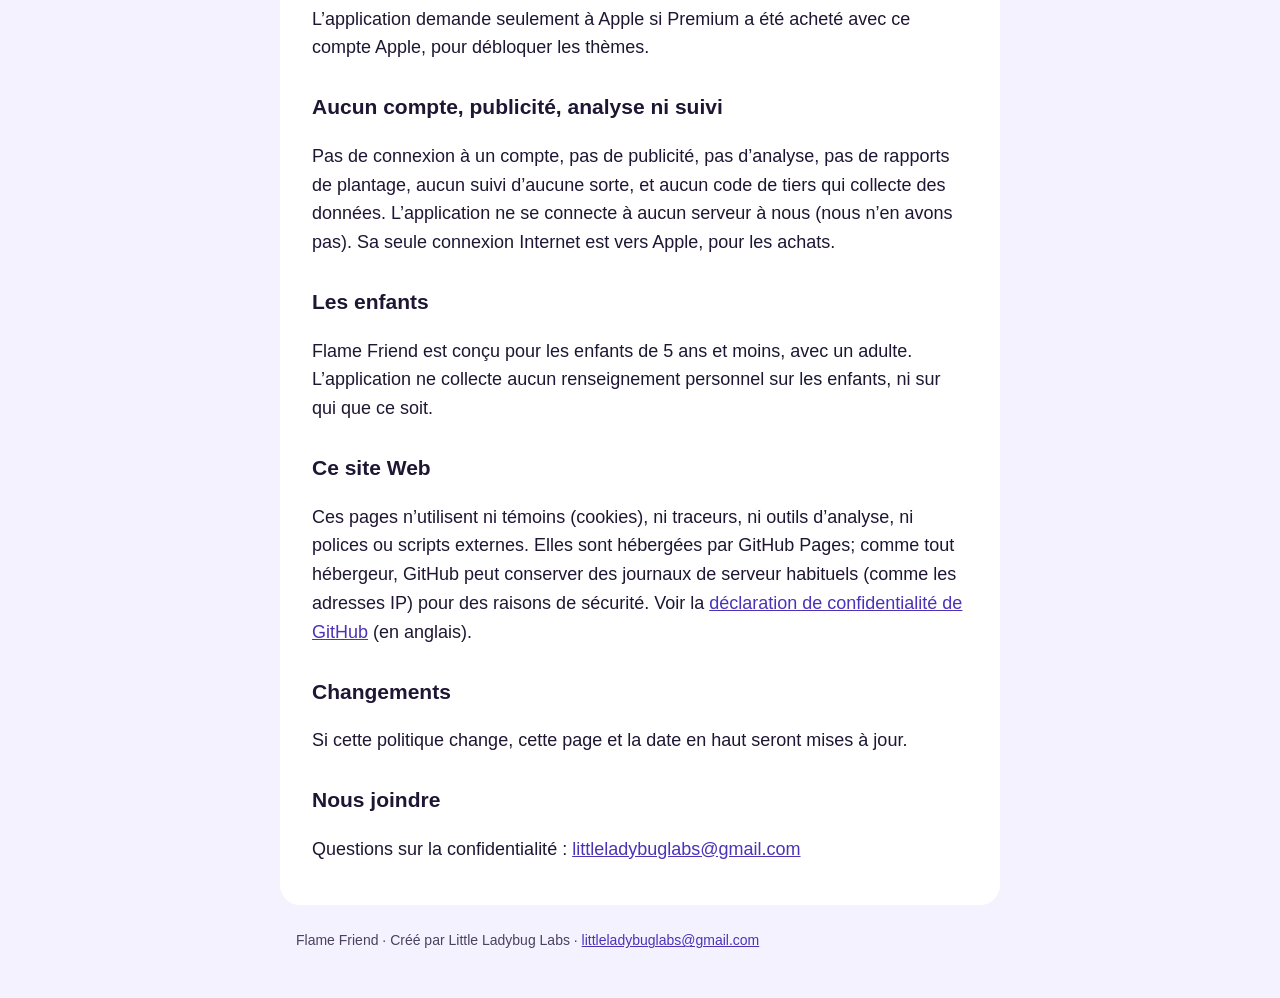
<file: fr/privacy/index.html>
<!doctype html>
<html lang="fr">
<head>
<meta charset="utf-8">
<meta name="viewport" content="width=device-width, initial-scale=1">
<meta name="referrer" content="no-referrer">
<meta name="robots" content="index, follow">
<title>Politique de confidentialité · Flame Friend</title>
<link rel="icon" href="../../icon.png">
<link rel="stylesheet" href="../../style.css">
<link rel="alternate" hreflang="en" href="../../privacy/">
<link rel="alternate" hreflang="fr" href="../../fr/privacy/">
<link rel="alternate" hreflang="es" href="../../es/privacy/">
</head>
<body>
<header>
<a class="brand" href="../../fr/"><img src="../../icon.png" alt="" width="56" height="56"><span><strong>Flame Friend</strong><small>Une bougie toute calme que les petits peuvent souffler.</small></span></a>
<nav aria-label="Languages" class="langs"><a href="../../privacy/" hreflang="en" lang="en">English</a> · <span aria-current="page">Français</span> · <a href="../../es/privacy/" hreflang="es" lang="es">Español</a></nav>
</header>
<nav class="tabs"><a href="../../fr/">Accueil</a><span aria-current="page">Politique de confidentialité</span><a href="../../fr/support/">Assistance</a></nav>
<main>
<h1>Politique de confidentialité</h1>
<p class="updated">Dernière mise à jour : 18 novembre 2026</p>
<p class="summary">Flame Friend ne collecte aucune donnée. Rien sur vous ou votre enfant ne quitte votre téléphone.</p>
<section>
<h2>Le micro</h2>
<p>Flame Friend utilise le micro seulement quand la bougie est à l’écran, pour mesurer <strong>la force</strong> d’un souffle : un seul nombre, plusieurs fois par seconde.</p>
<ul>
<li>Le son n’est <strong>jamais enregistré, conservé ni envoyé</strong> nulle part.</li>
<li>Pour mesurer la force du son, l’enregistreur audio de l’iPhone crée au passage un court fichier temporaire. L’application le supprime aussitôt, sans jamais le lire ni le garder.</li>
<li>Vous pouvez choisir « Toucher seulement » dans l’espace adultes, ou couper le micro dans Réglages de l’iPhone → Flame Friend.</li>
</ul>
</section>
<section>
<h2>Ce qui reste sur votre téléphone</h2>
<p>L’application garde quelques informations sur votre téléphone pour s’en souvenir la prochaine fois :</p>
<ul>
<li>vos réglages (mode, sensibilité, thème, langue, etc.);</li>
<li>les résultats de « Apprendre son souffle à Puff » : des niveaux sonores et des durées de souffle (des nombres, pas du son);</li>
<li>un historique simple : la date et l’heure de chaque séance, le mode, et le nombre de fois où la flamme s’est éteinte. Il est gardé jusqu’à un an;</li>
<li>si Premium a été acheté.</li>
</ul>
<p>Tout cela reste sur votre téléphone et est effacé quand vous supprimez l’application. Nous n’en recevons rien. (Si vous sauvegardez votre iPhone dans iCloud ou sur un ordinateur, iOS peut l’inclure dans <em>votre propre</em> sauvegarde, comme pour toute application.)</p>
</section>
<section>
<h2>Ce qui quitte le téléphone, seulement si vous le choisissez</h2>
<ul>
<li><strong>Exportation de l’historique :</strong> vous pouvez exporter l’historique dans un fichier tableur (CSV) avec la feuille de partage de l’iPhone. C’est vous qui choisissez où il va.</li>
<li><strong>Liens :</strong> ce site s’ouvre dans votre navigateur quand vous touchez un lien dans l’application.</li>
</ul>
<p>Les deux sont protégés par une petite question pour les adultes, tout comme le lien vers les Réglages et les achats.</p>
</section>
<section>
<h2>Achats</h2>
<p>L’achat unique de Premium est entièrement géré par <strong>Apple</strong>. Nous ne voyons jamais votre nom, votre compte Apple ni vos informations de paiement. L’application demande seulement à Apple si Premium a été acheté avec ce compte Apple, pour débloquer les thèmes.</p>
</section>
<section>
<h2>Aucun compte, publicité, analyse ni suivi</h2>
<p>Pas de connexion à un compte, pas de publicité, pas d’analyse, pas de rapports de plantage, aucun suivi d’aucune sorte, et aucun code de tiers qui collecte des données. L’application ne se connecte à aucun serveur à nous (nous n’en avons pas). Sa seule connexion Internet est vers Apple, pour les achats.</p>
</section>
<section>
<h2>Les enfants</h2>
<p>Flame Friend est conçu pour les enfants de 5 ans et moins, avec un adulte. L’application ne collecte aucun renseignement personnel sur les enfants, ni sur qui que ce soit.</p>
</section>
<section>
<h2>Ce site Web</h2>
<p>Ces pages n’utilisent ni témoins (cookies), ni traceurs, ni outils d’analyse, ni polices ou scripts externes. Elles sont hébergées par GitHub Pages; comme tout hébergeur, GitHub peut conserver des journaux de serveur habituels (comme les adresses IP) pour des raisons de sécurité. Voir la <a href="https://docs.github.com/en/site-policy/privacy-policies/github-general-privacy-statement">déclaration de confidentialité de GitHub</a> (en anglais).</p>
</section>
<section>
<h2>Changements</h2>
<p>Si cette politique change, cette page et la date en haut seront mises à jour.</p>
</section>
<section>
<h2>Nous joindre</h2>
<p>Questions sur la confidentialité : <a href="mailto:littleladybuglabs@gmail.com">littleladybuglabs@gmail.com</a></p>
</section>
</main>
<footer><p>Flame Friend · Créé par <span lang="en">Little Ladybug Labs</span> · <a href="mailto:littleladybuglabs@gmail.com">littleladybuglabs@gmail.com</a></p></footer>
</body>
</html>
</file>
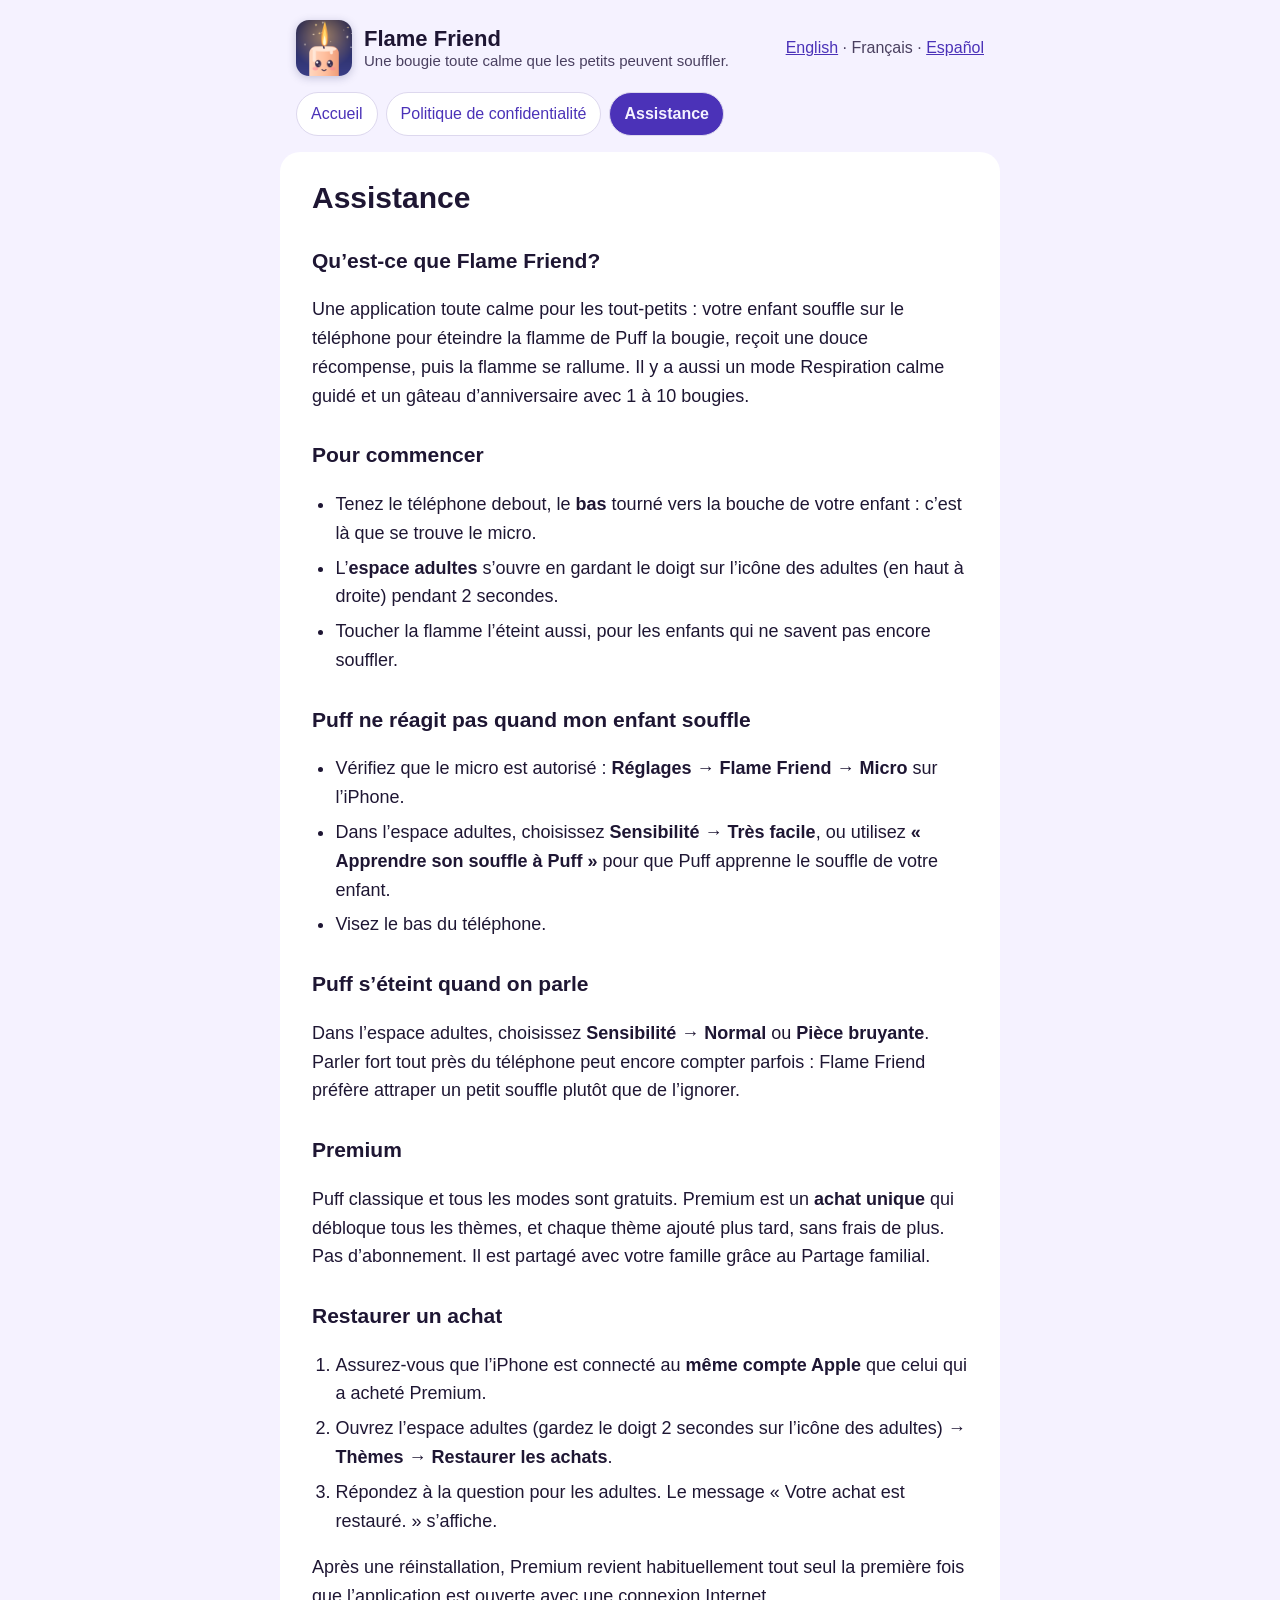
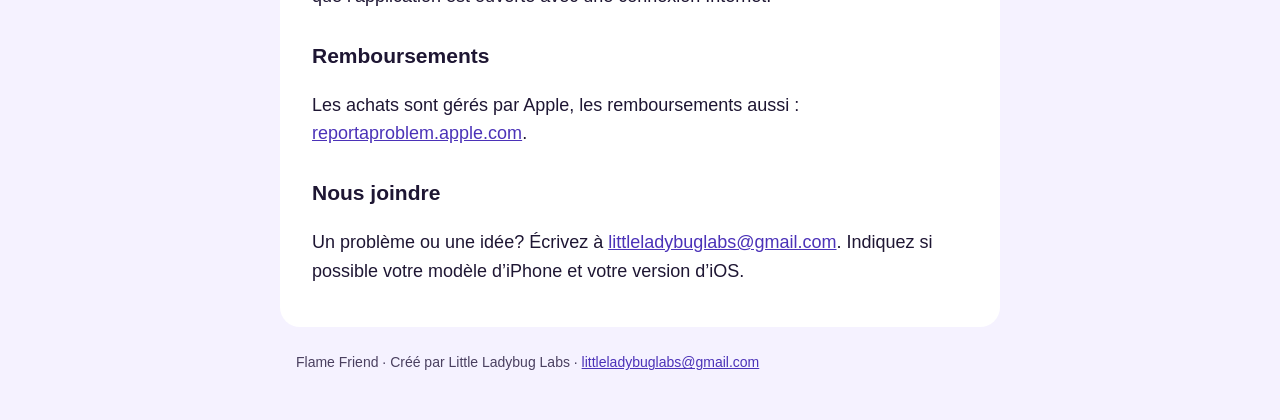
<file: fr/support/index.html>
<!doctype html>
<html lang="fr">
<head>
<meta charset="utf-8">
<meta name="viewport" content="width=device-width, initial-scale=1">
<meta name="referrer" content="no-referrer">
<meta name="robots" content="index, follow">
<title>Assistance · Flame Friend</title>
<link rel="icon" href="../../icon.png">
<link rel="stylesheet" href="../../style.css">
<link rel="alternate" hreflang="en" href="../../support/">
<link rel="alternate" hreflang="fr" href="../../fr/support/">
<link rel="alternate" hreflang="es" href="../../es/support/">
</head>
<body>
<header>
<a class="brand" href="../../fr/"><img src="../../icon.png" alt="" width="56" height="56"><span><strong>Flame Friend</strong><small>Une bougie toute calme que les petits peuvent souffler.</small></span></a>
<nav aria-label="Languages" class="langs"><a href="../../support/" hreflang="en" lang="en">English</a> · <span aria-current="page">Français</span> · <a href="../../es/support/" hreflang="es" lang="es">Español</a></nav>
</header>
<nav class="tabs"><a href="../../fr/">Accueil</a><a href="../../fr/privacy/">Politique de confidentialité</a><span aria-current="page">Assistance</span></nav>
<main>
<h1>Assistance</h1>

<section>
<h2>Qu’est-ce que Flame Friend?</h2>
<p>Une application toute calme pour les tout-petits : votre enfant souffle sur le téléphone pour éteindre la flamme de Puff la bougie, reçoit une douce récompense, puis la flamme se rallume. Il y a aussi un mode Respiration calme guidé et un gâteau d’anniversaire avec 1 à 10 bougies.</p>
</section>
<section>
<h2>Pour commencer</h2>
<ul>
<li>Tenez le téléphone debout, le <strong>bas</strong> tourné vers la bouche de votre enfant : c’est là que se trouve le micro.</li>
<li>L’<strong>espace adultes</strong> s’ouvre en gardant le doigt sur l’icône des adultes (en haut à droite) pendant 2 secondes.</li>
<li>Toucher la flamme l’éteint aussi, pour les enfants qui ne savent pas encore souffler.</li>
</ul>
</section>
<section>
<h2>Puff ne réagit pas quand mon enfant souffle</h2>
<ul>
<li>Vérifiez que le micro est autorisé : <strong>Réglages → Flame Friend → Micro</strong> sur l’iPhone.</li>
<li>Dans l’espace adultes, choisissez <strong>Sensibilité → Très facile</strong>, ou utilisez <strong>« Apprendre son souffle à Puff »</strong> pour que Puff apprenne le souffle de votre enfant.</li>
<li>Visez le bas du téléphone.</li>
</ul>
</section>
<section>
<h2>Puff s’éteint quand on parle</h2>
<p>Dans l’espace adultes, choisissez <strong>Sensibilité → Normal</strong> ou <strong>Pièce bruyante</strong>. Parler fort tout près du téléphone peut encore compter parfois : Flame Friend préfère attraper un petit souffle plutôt que de l’ignorer.</p>
</section>
<section>
<h2>Premium</h2>
<p>Puff classique et tous les modes sont gratuits. Premium est un <strong>achat unique</strong> qui débloque tous les thèmes, et chaque thème ajouté plus tard, sans frais de plus. Pas d’abonnement. Il est partagé avec votre famille grâce au Partage familial.</p>
</section>
<section>
<h2>Restaurer un achat</h2>
<ol>
<li>Assurez-vous que l’iPhone est connecté au <strong>même compte Apple</strong> que celui qui a acheté Premium.</li>
<li>Ouvrez l’espace adultes (gardez le doigt 2 secondes sur l’icône des adultes) → <strong>Thèmes</strong> → <strong>Restaurer les achats</strong>.</li>
<li>Répondez à la question pour les adultes. Le message « Votre achat est restauré. » s’affiche.</li>
</ol>
<p>Après une réinstallation, Premium revient habituellement tout seul la première fois que l’application est ouverte avec une connexion Internet.</p>
</section>
<section>
<h2>Remboursements</h2>
<p>Les achats sont gérés par Apple, les remboursements aussi : <a href="https://reportaproblem.apple.com">reportaproblem.apple.com</a>.</p>
</section>
<section>
<h2>Nous joindre</h2>
<p>Un problème ou une idée? Écrivez à <a href="mailto:littleladybuglabs@gmail.com">littleladybuglabs@gmail.com</a>. Indiquez si possible votre modèle d’iPhone et votre version d’iOS.</p>
</section>
</main>
<footer><p>Flame Friend · Créé par <span lang="en">Little Ladybug Labs</span> · <a href="mailto:littleladybuglabs@gmail.com">littleladybuglabs@gmail.com</a></p></footer>
</body>
</html>
</file>
<file: style.css>
/* Flame Friend website. Puff colours, light and dark, the phone's own fonts (nothing downloaded). */
:root {
  --bg: #f5f2ff; /* Puff's lilac room */
  --card: #ffffff;
  --ink: #1e1633;
  --muted: #4a4060;
  --accent: #4b32b8;
  --flame: #f09e7a;
  --gold: #ffe9a8;
  --line: #ddd8ee;
  --night: #2a2e68;
}
@media (prefers-color-scheme: dark) {
  :root {
    --bg: #1b1d45; /* Puff at night */
    --card: #2a2e68;
    --ink: #f5f2ff;
    --muted: #cfc8ec;
    --accent: #ffe9a8;
    --line: #444a8a;
  }
}
* { box-sizing: border-box; }
html { -webkit-text-size-adjust: 100%; }
body {
  margin: 0;
  background: var(--bg);
  color: var(--ink);
  font: 18px/1.6 -apple-system, BlinkMacSystemFont, "Segoe UI", Roboto, "Helvetica Neue", Arial, sans-serif;
}
header, .tabs, main, footer { max-width: 720px; margin: 0 auto; padding: 0 16px; }
header {
  display: flex;
  flex-wrap: wrap;
  align-items: center;
  justify-content: space-between;
  gap: 8px 16px;
  padding-top: 20px;
}
.brand { display: flex; align-items: center; gap: 12px; color: var(--ink); text-decoration: none; }
.brand img { border-radius: 13px; box-shadow: 0 2px 8px rgba(42, 46, 104, 0.25); }
.brand span { display: flex; flex-direction: column; line-height: 1.25; }
.brand strong { font-size: 22px; }
.brand small { color: var(--muted); font-size: 15px; }
.langs { font-size: 16px; color: var(--muted); }
.tabs { display: flex; flex-wrap: wrap; gap: 8px; margin-top: 16px; }
.tabs a, .tabs span {
  padding: 8px 14px;
  border-radius: 999px;
  border: 1px solid var(--line);
  text-decoration: none;
  font-size: 16px;
}
.tabs a { color: var(--accent); background: var(--card); }
.tabs span { background: var(--accent); color: var(--bg); font-weight: 600; }
main {
  margin-top: 16px;
  margin-bottom: 24px;
  background: var(--card);
  border-radius: 20px;
  padding-top: 8px;
  padding-bottom: 16px;
}
@media (min-width: 560px) { main { padding: 12px 32px 24px; } }
h1 { font-size: 30px; line-height: 1.2; margin: 16px 0 4px; }
h2 { font-size: 21px; margin: 28px 0 6px; }
a { color: var(--accent); }
ul, ol { padding-left: 1.3em; }
li { margin: 6px 0; }
.updated { color: var(--muted); font-size: 15px; margin-top: 0; }
.summary {
  background: var(--gold);
  color: #1e1633;
  border-left: 6px solid var(--flame);
  border-radius: 12px;
  padding: 12px 16px;
  font-weight: 600;
}
.lead { font-size: 19px; margin-top: 16px; }
.buttons { display: flex; flex-wrap: wrap; gap: 10px; }
.button {
  display: inline-block;
  min-height: 48px;
  padding: 11px 20px;
  border-radius: 999px;
  background: var(--accent);
  color: var(--bg);
  text-decoration: none;
  font-weight: 600;
}
.placeholder { background: var(--gold); color: #1e1633; padding: 0 4px; border-radius: 4px; font-family: ui-monospace, Menlo, monospace; font-size: 15px; }
footer { color: var(--muted); font-size: 14px; padding-bottom: 32px; overflow-wrap: anywhere; }
</file>
